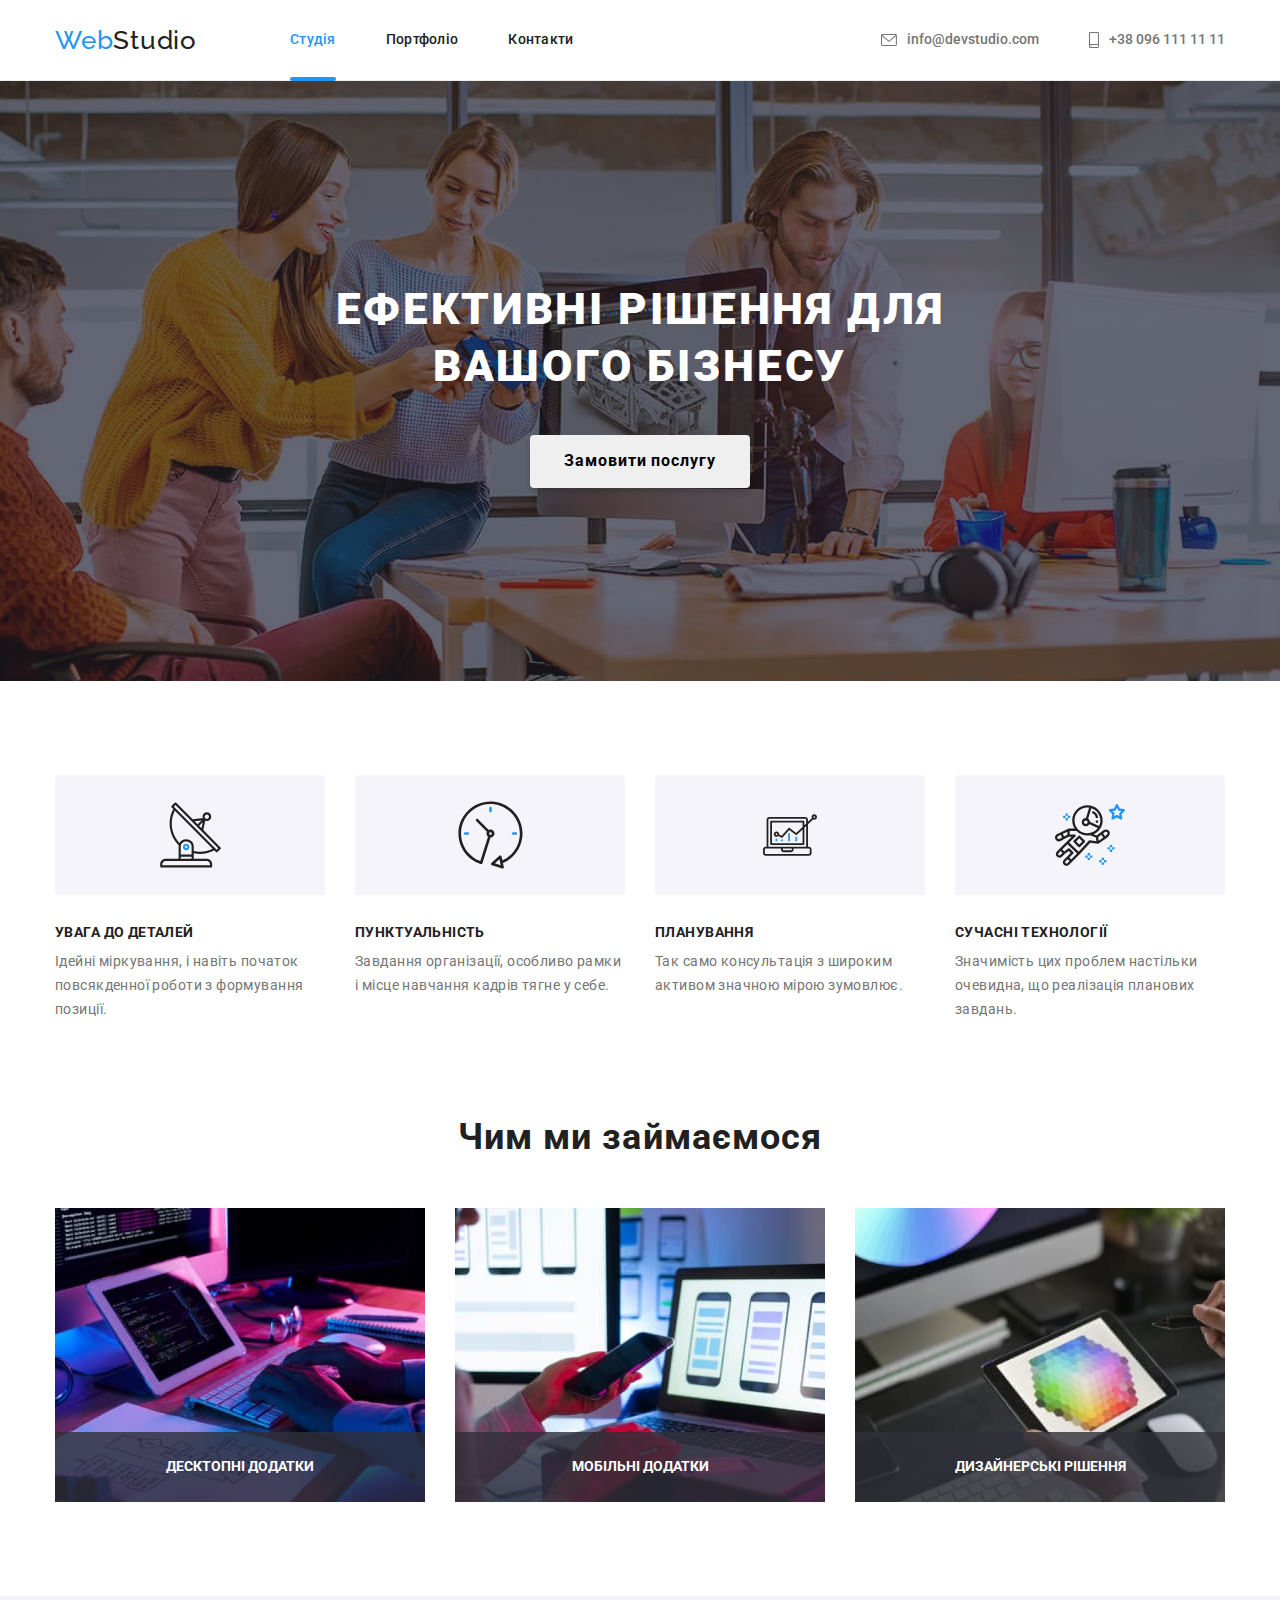
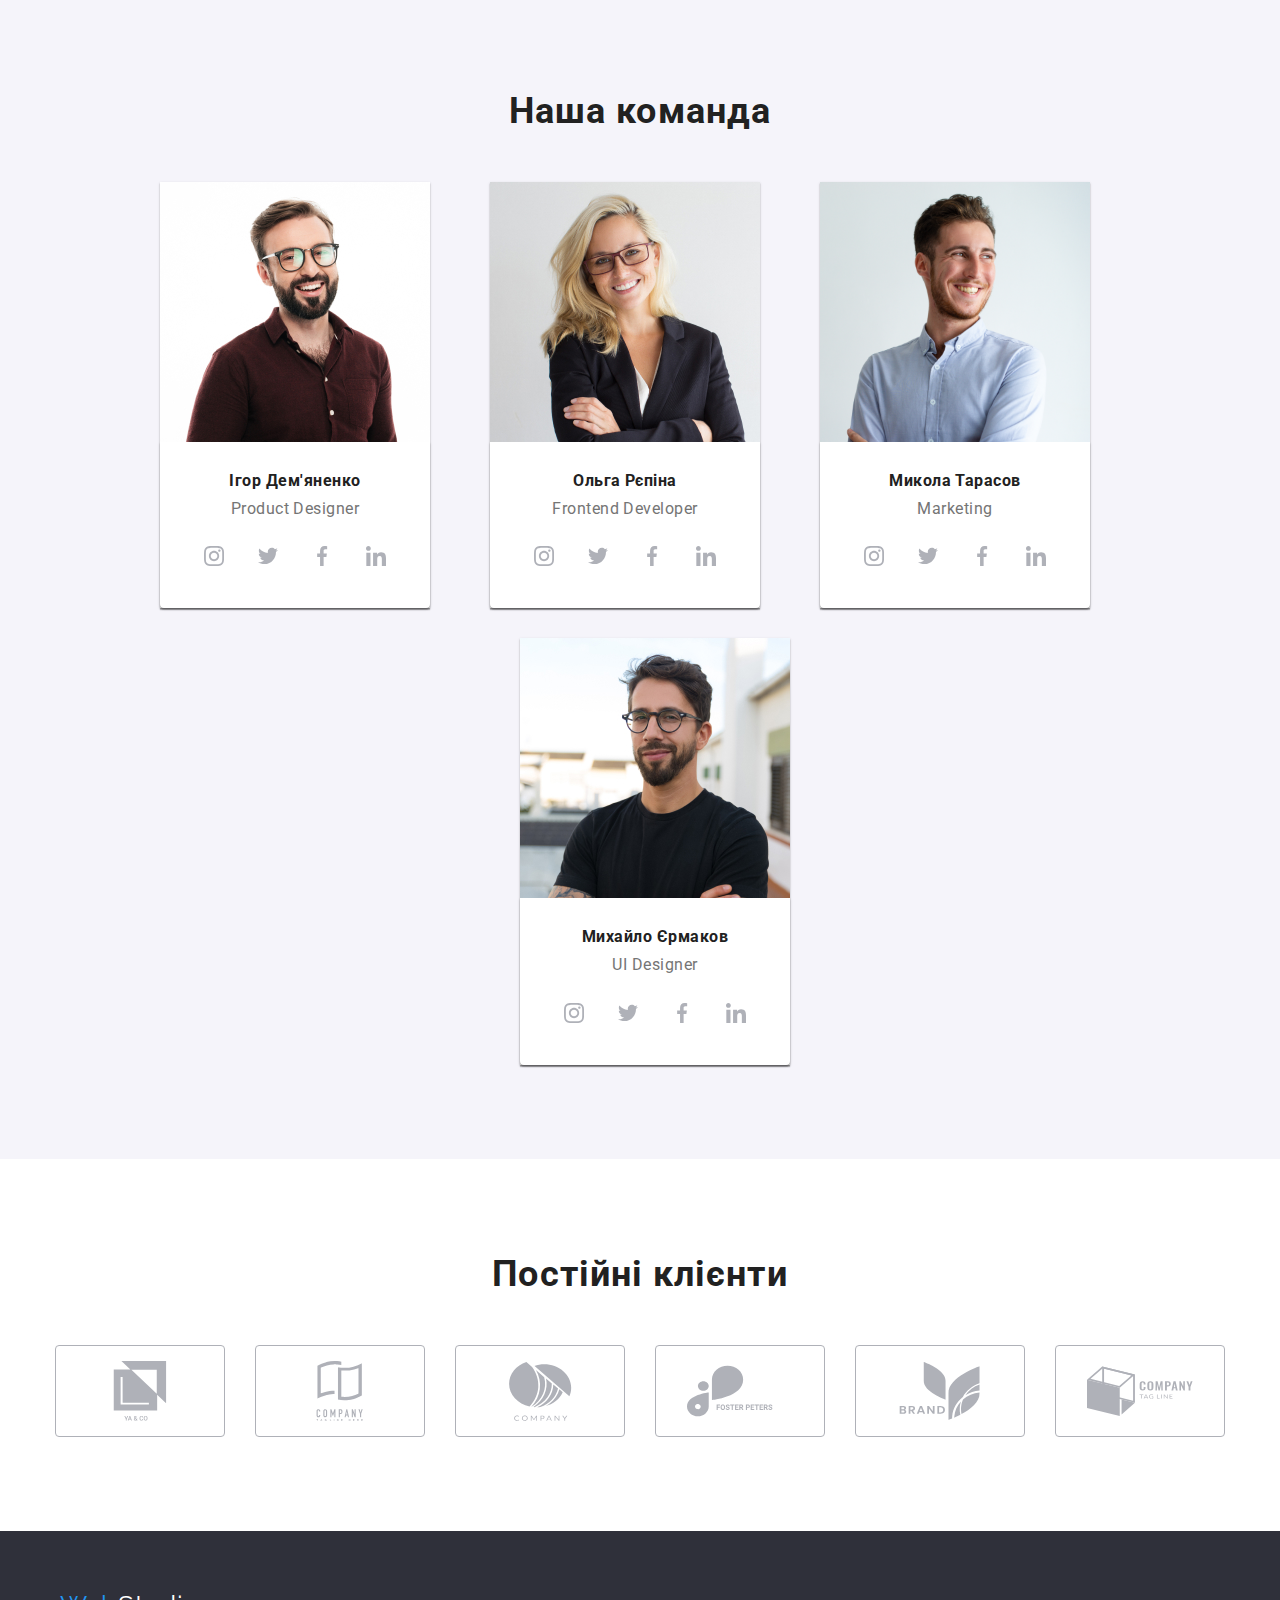
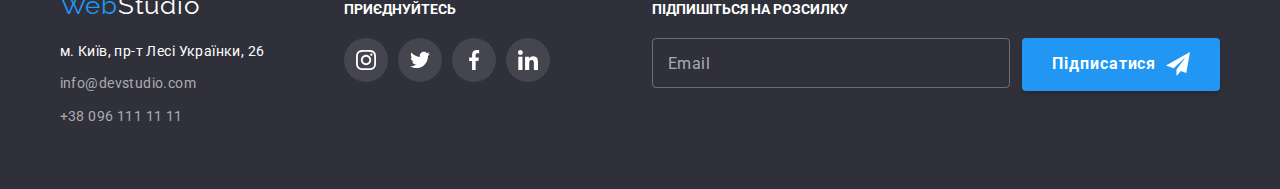
<file: index.html>
<!DOCTYPE html>
<html lang="uk">
  <head>
    <meta charset="UTF-8" />
    <meta http-equiv="X-UA-Compatible" content="IE=edge" />
    <meta name="viewport" content="width=device-width, initial-scale=1.0" />
    <title>WebStudio</title>
    <link rel="preconnect" href="https://fonts.googleapis.com" />
    <link rel="preconnect" href="https://fonts.gstatic.com" crossorigin />
    <link
      href="https://fonts.googleapis.com/css2?family=Raleway:wght@700&family=Roboto:wght@400;500;700;900&display=swap"
      rel="stylesheet"
    />
    <link
      rel="stylesheet"
      href="https://cdnjs.cloudflare.com/ajax/libs/modern-normalize/1.1.0/modern-normalize.min.css"
    />
    <link rel="stylesheet" href="./css/main.css" />
    <link rel="stylesheet" href="./css/styles.css" />
  </head>
  <body>
    <header class="page-header">
      <div class="container page-header-container">
        <nav class="main-nav">
          <a href="./index.html" class="link logo-header">
            Web<span class="accent">Studio</span></a
          >
          <ul class="list site-nav">
            <li class="link-menu">
              <a href="./index.html" class="current-page">Студія</a>
            </li>
            <li class="link-menu">
              <a href="./portfolio.html" class="not-current-page">Портфоліо</a>
            </li>
            <li class="link-menu">
              <a href="" class="not-current-page">Контакти</a>
            </li>
          </ul>
        </nav>

        <ul class="list contact">
          <li class="item">
            <a href="mailto:info@devstudio.com" class="contact-link">
              <svg
                class="icon-header"
                width="16"
                height="12"
                aria-label="пошта"
              >
                <use href="./images/symbol-defs.svg#icon-envelope"></use>
              </svg>
              info@devstudio.com
            </a>
          </li>
          <li class="item">
            <a href="tel:+380961111111" class="contact-link">
              <svg
                class="icon-header"
                width="10"
                height="16"
                aria-label="номер телефону"
              >
                <use href="./images/symbol-defs.svg#icon-smartphone"></use></svg
              >+38 096 111 11 11
            </a>
          </li>
        </ul>

        <button type="button" class="mobile-menu-btn" data-menu-open>
          <svg width="40" height="40" aria-label="меню">
            <use href="./images/symbol-defs.svg#icon-burger"></use>
          </svg>
        </button>
      </div>
      <div class="mobile-menu" data-menu>
        <div class="container mobile-menu__container">
          <button type="button" class="mobile-menu__close-btn" data-menu-close>
            <svg
              class="mobile-menu__close-icon"
              width="17"
              height="17"
              aria-label="хрестик"
            >
              <use
                class="mobile-menu__close-icon__animated"
                href="./images/symbol-defs.svg#icon-close-black"
              ></use>
            </svg>
          </button>
          <ul class="mobile-menu-nav">
            <li class="mobile-menu-nav__link">
              <a href="./index.html" class="current-page">Студія</a>
            </li>
            <li class="mobile-menu-nav__link">
              <a href="./portfolio.html" class="not-current-page">Портфоліо</a>
            </li>
            <li class="mobile-menu-nav__link">
              <a href="">Контакти</a>
            </li>
          </ul>

          <ul class="mobile-contacts">
            <li class="mobile-contacts__link__accent">
              <a href="tel:+380961111111" class=""> +38 096 111 11 11 </a>
            </li>
            <li class="mobile-contacts__link">
              <a href="mailto:info@devstudio.com" class="">
                info@devstudio.com
              </a>
            </li>
          </ul>
          <ul class="mobile-social-list">
            <li class="mobile-social-list__link">
              <a href="" class=""> Instagram </a>
            </li>
            <li class="mobile-social-list__link">
              <a href="" class=""> Twitter </a>
            </li>
            <li class="mobile-social-list__link">
              <a href="" class=""> Facebook </a>
            </li>
            <li class="mobile-social-list__link">
              <a href="" class=""> Linkdin </a>
            </li>
          </ul>
        </div>
      </div>
    </header>

    <main>
      <section class="hero section">
        <div class="container">
          <h1 class="main-heading">Ефективні рішення для вашого бізнесу</h1>
          <source
            srcset="
              ./images/background-phone        1x,
              ./images/background-phone@2x.jpg 2x
            "
            media="(min-width: 280px)"
          />

          <button type="button" class="button-hero" data-modal-open>
            Замовити послугу
          </button>
        </div>
      </section>

      <section class="section pecularities">
        <div class="container">
          <h2 hidden>Особливості</h2>
          <ul class="list feature-list">
            <li class="feature-list__item">
              <div class="feature-list__item__icon-pecularities">
                <svg width="65" height="70" aria-label="антенна">
                  <use href="./images/symbol-defs.svg#icon-antenna"></use>
                </svg>
              </div>
              <h3 class="uppercase-secondary-heading">Увага до деталей</h3>
              <p class="feature-list__item__description">
                Ідейні міркування, і навіть початок повсякденної роботи з
                формування позиції.
              </p>
            </li>
            <li class="feature-list__item">
              <div class="feature-list__item__icon-pecularities">
                <svg width="67" height="70" aria-label="годинник">
                  <use href="./images/symbol-defs.svg#icon-clock"></use>
                </svg>
              </div>
              <h3 class="uppercase-secondary-heading">Пунктуальність</h3>
              <p class="feature-list__item__description">
                Завдання організації, особливо рамки і місце навчання кадрів
                тягне у себе.
              </p>
            </li>
            <li class="feature-list__item">
              <div class="feature-list__item__icon-pecularities">
                <svg width="70" height="54" aria-label="графік">
                  <use href="./images/symbol-defs.svg#icon-diagram"></use>
                </svg>
              </div>
              <h3 class="uppercase-secondary-heading">Планування</h3>
              <p class="feature-list__item__description">
                Так само консультація з широким активом значною мірою зумовлює.
              </p>
            </li>
            <li class="feature-list__item">
              <div class="feature-list__item__icon-pecularities">
                <svg width="70" height="70" aria-label="астронавт">
                  <use href="./images/symbol-defs.svg#icon-astronaut"></use>
                </svg>
              </div>
              <h3 class="uppercase-secondary-heading">Сучасні технології</h3>
              <p class="feature-list__item__description">
                Значимість цих проблем настільки очевидна, що реалізація
                планових завдань.
              </p>
            </li>
          </ul>
        </div>
      </section>

      <section class="section list-services">
        <div class="container">
          <h2 class="sub-heading">Чим ми займаємося</h2>
          <ul class="list services">
            <li class="item services__example-image">
              <img
                src="./images/img_1.jpg"
                alt="Написання коду"
                height="260"
                width="370"
              />
              <div class="services__example">Десктопні додатки</div>
            </li>

            <li class="item services__example-image">
              <img
                src="./images/img_2.jpg"
                alt="Мобільна розробка"
                height="260"
                width="370"
              />
              <div class="services__example">Мобільні додатки</div>
            </li>
            <li class="item services__example-image">
              <img
                src="./images/img_3.jpg"
                alt="Дизайн"
                height="260"
                width="370"
              />
              <div class="services__example">Дизайнерські рішення</div>
            </li>
          </ul>
        </div>
      </section>

      <section class="section team">
        <div class="container">
          <h2 class="section-heading">Наша команда</h2>
          <ul class="list our-team">
            <li class="item">
              <picture>
                <source
                  srcset="
                    ./images/Ihor-desktop.jpg    1x,
                    ./images/Ihor-desktop@2x.jpg 2x
                  "
                  media="(min-width: 1200px)"
                  sizes="(min-width: 270px) 270px"
                />
                <source
                  srcset="
                    ./images/Ihor-tablet.jpg    1x,
                    ./images/Ihor-tablet@2x.jpg 2x
                  "
                  media="(min-width: 768px)"
                  sizes="(min-width: 354px) 354px"
                />
                <source
                  srcset="
                    ./images/Ihor-mobile.jpg    1x,
                    ./images/Ihor-mobile@2x.jpg 2x
                  "
                  media="(min-width: 280px)"
                  sizes="(min-width: 450px) 450px"
                />
                <img src="./images/img_4.jpg" alt="Ігор Дем'яненко" />
              </picture>
              <!-- <img
              src="./images/img_4.jpg"
              alt="Ігор Дем'яненко"
              height="260"
              width="270"
            /> -->
              <div class="team-card-content">
                <h3 class="secondary-heading">Ігор Дем'яненко</h3>
                <p lang="en" class="position">Product Designer</p>
                <ul class="social-list">
                  <li class="social-list-icon">
                    <a href="" class="social-link">
                      <svg
                        class="social-media-icon"
                        width="20"
                        height="20"
                        aria-label="логотип інстаграм"
                      >
                        <use
                          href="./images/symbol-defs.svg#icon-instagram"
                        ></use>
                      </svg>
                    </a>
                  </li>
                  <li class="social-list-icon">
                    <a href="" class="social-link">
                      <svg
                        class="social-media-icon"
                        width="20"
                        height="20"
                        aria-label="логотип твіттер"
                      >
                        <use href="./images/symbol-defs.svg#icon-twitter"></use>
                      </svg>
                    </a>
                  </li>
                  <li class="social-list-icon">
                    <a href="" class="social-link">
                      <svg
                        class="social-media-icon"
                        width="20"
                        height="20"
                        aria-label="логотип фейсбук"
                      >
                        <use
                          href="./images/symbol-defs.svg#icon-facebook"
                        ></use>
                      </svg>
                    </a>
                  </li>
                  <li class="social-list-icon">
                    <a href="" class="social-link">
                      <svg
                        class="social-media-icon"
                        width="20"
                        height="20"
                        aria-label="логотип лінкдін"
                      >
                        <use
                          href="./images/symbol-defs.svg#icon-linkedin"
                        ></use>
                      </svg>
                    </a>
                  </li>
                </ul>
              </div>
            </li>
            <li class="item">
              <picture>
                <source
                  srcset="
                    ./images/Olha-desktop.jpg    1x,
                    ./images/Olha-desktop@2x.jpg 2x
                  "
                  media="(min-width: 1200px)"
                  sizes="(min-width: 270px)"
                />
                <source
                  srcset="
                    ./images/Olha-tablet.jpg    1x,
                    ./images/Olha-tablet@2x.jpg 2x
                  "
                  media="(min-width: 768px)"
                  sizes="(min-width: 354px)"
                />
                <source
                  srcset="
                    ./images/Olha-mobile.jpg    1x,
                    ./images/Olha-mobile@2x.jpg 2x
                  "
                  media="(min-width: 280px)"
                  sizes="(min-width: 450px)"
                />
                <img src="./images/img_5.jpg" alt="Ольга Рєпіна" />
              </picture>
              <!-- <img
              src="./images/img_5.jpg"
              alt="Ольга Рєпіна"
              height="260"
              width="270"
            /> -->
              <div class="team-card-content">
                <h3 class="secondary-heading">Ольга Рєпіна</h3>
                <p lang="en" class="position">Frontend Developer</p>
                <ul class="social-list">
                  <li class="social-list-icon">
                    <a href="" class="social-link">
                      <svg
                        class="social-media-icon"
                        width="20"
                        height="20"
                        aria-label="логотип інстаграм"
                      >
                        <use
                          href="./images/symbol-defs.svg#icon-instagram"
                        ></use>
                      </svg>
                    </a>
                  </li>
                  <li class="social-list-icon">
                    <a href="" class="social-link">
                      <svg
                        class="social-media-icon"
                        width="20"
                        height="20"
                        aria-label="логотип твіттер"
                      >
                        <use href="./images/symbol-defs.svg#icon-twitter"></use>
                      </svg>
                    </a>
                  </li>
                  <li class="social-list-icon">
                    <a href="" class="social-link">
                      <svg
                        class="social-media-icon"
                        width="20"
                        height="20"
                        aria-label="логотип фейсбук"
                      >
                        <use
                          href="./images/symbol-defs.svg#icon-facebook"
                        ></use>
                      </svg>
                    </a>
                  </li>
                  <li class="social-list-icon">
                    <a href="" class="social-link">
                      <svg
                        class="social-media-icon"
                        width="20"
                        height="20"
                        aria-label="логотип лінкдін"
                      >
                        <use
                          href="./images/symbol-defs.svg#icon-linkedin"
                        ></use>
                      </svg>
                    </a>
                  </li>
                </ul>
              </div>
            </li>
            <li class="item">
              <picture>
                <source
                  srcset="
                    ./images/Mykola-desktop.jpg 1x,
                    ./images/Mykola-desktop.jpg 2x
                  "
                  media="(min-width: 1200px)"
                  sizes="(min-width: 270px)"
                />
                <source
                  srcset="
                    ./images/Mykola-tablet.jpg    1x,
                    ./images/Mykola-tablet@2x.jpg 2x
                  "
                  media="(min-width: 768px)"
                  sizes="(min-width: 354px)"
                />
                <source
                  srcset="
                    ./images/Mykola-mobile.jpg    1x,
                    ./images/Mykola-mobile@2x.jpg 2x
                  "
                  media="(min-width: 280px)"
                  sizes="(min-width: 450px)"
                />
                <img src="./images/img_6.jpg" alt="Микола Тарасов" />
              </picture>
              <!-- <img
              src="./images/img_6.jpg"
              alt="Микола Тарасов"
              height="260"
              width="270"
            /> -->
              <div class="team-card-content">
                <h3 class="secondary-heading">Микола Тарасов</h3>
                <p lang="en" class="position">Marketing</p>
                <ul class="social-list">
                  <li class="social-list-icon">
                    <a href="" class="social-link">
                      <svg
                        class="social-media-icon"
                        width="20"
                        height="20"
                        aria-label="логотип інстаграм"
                      >
                        <use
                          href="./images/symbol-defs.svg#icon-instagram"
                        ></use>
                      </svg>
                    </a>
                  </li>
                  <li class="social-list-icon">
                    <a href="" class="social-link">
                      <svg
                        class="social-media-icon"
                        width="20"
                        height="20"
                        aria-label="логотип твіттер"
                      >
                        <use href="./images/symbol-defs.svg#icon-twitter"></use>
                      </svg>
                    </a>
                  </li>
                  <li class="social-list-icon">
                    <a href="" class="social-link">
                      <svg
                        class="social-media-icon"
                        width="20"
                        height="20"
                        aria-label="логотип фейсбук"
                      >
                        <use
                          href="./images/symbol-defs.svg#icon-facebook"
                        ></use>
                      </svg>
                    </a>
                  </li>
                  <li class="social-list-icon">
                    <a href="" class="social-link">
                      <svg
                        class="social-media-icon"
                        width="20"
                        height="20"
                        aria-label="логотип лінкдін"
                      >
                        <use
                          href="./images/symbol-defs.svg#icon-linkedin"
                        ></use>
                      </svg>
                    </a>
                  </li>
                </ul>
              </div>
            </li>
            <li class="item">
              <picture>
                <source
                  srcset="
                    ./images/Mykhailo-desktop.jpg    1x,
                    ./images/Mykhailo-desktop@2x.jpg 2x
                  "
                  media="(min-width: 1200px)"
                  sizes="(min-width: 270px)"
                />
                <source
                  srcset="
                    ./images/Mykhailo-tablet.jpg    1x,
                    ./images/Mykhailo-tablet@2x.jpg 2x
                  "
                  media="(min-width: 768px)"
                  sizes="(min-width: 354px)"
                />
                <source
                  srcset="
                    ./images/Mykhailo-mobile.jpg    1x,
                    ./images/Mykhailo-mobile@2x.jpg 2x
                  "
                  media="(min-width: 280px)"
                  sizes="(min-width: 450px)"
                />
                <img src="./images/img_7.jpg" alt="Михайло Єрмаков" />
              </picture>
              <!-- <img
              src="./images/img_7.jpg"
              alt="Михайло Єрмаков"
              height="260"
              pe
              width="270"
            /> -->
              <div class="team-card-content">
                <h3 class="secondary-heading">Михайло Єрмаков</h3>
                <p lang="en" class="position">UI Designer</p>
                <ul class="social-list">
                  <li class="social-list-icon">
                    <a href="" class="social-link">
                      <svg
                        class="social-media-icon"
                        width="20"
                        height="20"
                        aria-label="логотип інстаграм"
                      >
                        <use
                          href="./images/symbol-defs.svg#icon-instagram"
                        ></use>
                      </svg>
                    </a>
                  </li>
                  <li class="social-list-icon">
                    <a href="" class="social-link">
                      <svg
                        class="social-media-icon"
                        width="20"
                        height="20"
                        aria-label="логотип твіттер"
                      >
                        <use href="./images/symbol-defs.svg#icon-twitter"></use>
                      </svg>
                    </a>
                  </li>
                  <li class="social-list-icon">
                    <a href="" class="social-link">
                      <svg
                        class="social-media-icon"
                        width="20"
                        height="20"
                        aria-label="логотип фейсбук"
                      >
                        <use
                          href="./images/symbol-defs.svg#icon-facebook"
                        ></use>
                      </svg>
                    </a>
                  </li>
                  <li class="social-list-icon">
                    <a href="" class="social-link">
                      <svg
                        class="social-media-icon"
                        width="20"
                        height="20"
                        aria-label="логотип лінкдін"
                      >
                        <use
                          href="./images/symbol-defs.svg#icon-linkedin"
                        ></use>
                      </svg>
                    </a>
                  </li>
                </ul>
              </div>
            </li>
          </ul>
        </div>
      </section>

      <section class="clients">
        <div class="container">
          <h2 class="section-heading">Постійні клієнти</h2>
          <ul class="clients-full-list">
            <li class="clients-list">
              <a href="" class="client">
                <svg
                  class="clients-list-icon"
                  width="106"
                  height="60"
                  aria-label="логотип лінкдін"
                >
                  <use href="./images/symbol-defs.svg#icon-client-1"></use>
                </svg>
              </a>
            </li>
            <li class="clients-list">
              <a href="" class="client">
                <svg
                  class="clients-list-icon"
                  width="106"
                  height="60"
                  aria-label="логотип лінкдін"
                >
                  <use href="./images/symbol-defs.svg#icon-client-2"></use>
                </svg>
              </a>
            </li>
            <li class="clients-list">
              <a href="" class="client">
                <svg
                  class="clients-list-icon"
                  width="106"
                  height="60"
                  aria-label="логотип лінкдін"
                >
                  <use href="./images/symbol-defs.svg#icon-client-3"></use>
                </svg>
              </a>
            </li>
            <li class="clients-list">
              <a href="" class="client">
                <svg
                  class="clients-list-icon"
                  width="106"
                  height="60"
                  aria-label="логотип лінкдін"
                >
                  <use href="./images/symbol-defs.svg#icon-client-4"></use>
                </svg>
              </a>
            </li>
            <li class="clients-list">
              <a href="" class="client">
                <svg
                  class="clients-list-icon"
                  width="106"
                  height="60"
                  aria-label="логотип лінкдін"
                >
                  <use href="./images/symbol-defs.svg#icon-client-5"></use>
                </svg>
              </a>
            </li>
            <li class="clients-list">
              <a href="" class="client">
                <svg
                  class="clients-list-icon"
                  width="106"
                  height="60"
                  aria-label="логотип лінкдін"
                >
                  <use href="./images/symbol-defs.svg#icon-client-6"></use>
                </svg>
              </a>
            </li>
          </ul>
        </div>
      </section>
    </main>
    <footer>
      <div class="container footer-container">
        <div class="footer-container-styled">
          <a href="./index.html" class="logo-footer">Web<span>Studio</span></a>
          <address>
            <p>м. Київ, пр-т Лесі Українки, 26</p>
            <ul class="list-footer">
              <li class="address-item">
                <a href="mailto:info@devstudio.com" class="contacts-footer"
                  >info@devstudio.com</a
                >
              </li>
              <li class="address-item">
                <a href="tel:+380961111111" class="contacts-footer"
                  >+38 096 111 11 11</a
                >
              </li>
            </ul>
          </address>
        </div>
        <div class="social-links-styled">
          <p class="follow-us">Приєднуйтесь</p>
          <ul class="social-list">
            <li class="social-list-icon">
              <a href="" class="footer-social-link">
                <svg
                  class="footer-social-media-icon"
                  width="20"
                  height="20"
                  aria-label="логотип інстаграм"
                >
                  <use href="./images/symbol-defs.svg#icon-instagram"></use>
                </svg>
              </a>
            </li>
            <li class="social-list-icon">
              <a href="" class="footer-social-link">
                <svg
                  class="footer-social-media-icon"
                  width="20"
                  height="20"
                  aria-label="логотип твіттер"
                >
                  <use href="./images/symbol-defs.svg#icon-twitter"></use>
                </svg>
              </a>
            </li>
            <li class="social-list-icon">
              <a href="" class="footer-social-link">
                <svg
                  class="footer-social-media-icon"
                  width="20"
                  height="20"
                  aria-label="логотип фейсбук"
                >
                  <use href="./images/symbol-defs.svg#icon-facebook"></use>
                </svg>
              </a>
            </li>
            <li class="social-list-icon">
              <a href="" class="footer-social-link">
                <svg
                  class="footer-social-media-icon"
                  width="20"
                  height="20"
                  aria-label="логотип лінкдін"
                >
                  <use href="./images/symbol-defs.svg#icon-linkedin"></use>
                </svg>
              </a>
            </li>
          </ul>
        </div>
        <div class="newsletter-tablet">
          <form class="newsletter">
            <p class="follow-us-footer">Підпишіться на розсилку</p>
            <span class="follow-us-form-wrapper">
              <input
                type="email"
                name="user_email"
                class="newsletter-input"
                placeholder="Email"
              />
              <button type="submit" class="submit-button">
                Підписатися
                <svg
                  class="newsletter-form-icon"
                  width="24"
                  height="24"
                  aria-label="підпишись"
                >
                  <use href="./images/symbol-defs.svg#icon-send"></use>
                </svg>
              </button>
            </span>
          </form>
        </div>
      </div>
    </footer>
    <div class="backdrop is-hidden" data-modal>
      <div class="modal">
        <button type="button" class="modal-close-button" data-modal-close>
          <svg
            class="modal-close-icon"
            width="17"
            height="17"
            aria-label="хрестик"
          >
            <use
              class="modal-close-icon-animated"
              href="./images/symbol-defs.svg#icon-close-black"
            ></use>
          </svg>
        </button>
        <form class="call-back-form">
          <p class="form-heading">Залиште свої дані, ми вам передзвонимо</p>
          <label class="modal-form-input">
            <span class="modal-form-input-desc">Ім’я</span>
            <span class="modal-form-input-wrapper">
              <input
                type="text"
                name="user_name"
                class="call-back-form-input"
                required
              />
              <svg
                class="icon-modal-form"
                width="18"
                height="18"
                aria-label="користувач"
              >
                <use href="./images/symbol-defs.svg#icon-person"></use>
              </svg>
            </span>
          </label>
          <label class="modal-form-input">
            <span class="modal-form-input-desc">Телефон</span>
            <span class="modal-form-input-wrapper">
              <input
                type="tel"
                name="user_telephone"
                class="call-back-form-input"
                required
              />
              <svg
                class="icon-modal-form"
                width="18"
                height="18"
                aria-label="телефон"
              >
                <use href="./images/symbol-defs.svg#icon-phone"></use>
              </svg>
            </span>
          </label>
          <label class="modal-form-input">
            <span class="modal-form-input-desc">Пошта</span>
            <span class="modal-form-input-wrapper">
              <input
                type="email"
                name="user_email"
                class="call-back-form-input"
                required
              />
              <svg
                class="icon-modal-form"
                width="18"
                height="18"
                aria-label="пошта"
              >
                <use href="./images/symbol-defs.svg#icon-email"></use>
              </svg>
            </span>
          </label>
          <label class="modal-form-input">
            <span class="modal-form-input-desc">Коментар</span>
            <textarea
              name="user_comment"
              id="comment"
              placeholder="Введіть текст"
              class="comment-textarea"
            ></textarea>
          </label>
          <label class="modal-form-checkbox-wrapper">
            <input
              type="checkbox"
              class="modal-form-checkbox"
              name="user_policy"
            />
            <svg
              class="modal-form-own-checkbox"
              width="16"
              height="16"
              aria-label="згода"
            >
              <use
                class="modal-form-own-checkbox-icon"
                href="./images/symbol-defs.svg#icon-check"
              ></use>
            </svg>
            Погоджуюся з розсилкою та приймаю&nbsp
            <a href="" class="terms">Умови договору</a>
          </label>
          <button type="submit" class="button-modal">Відправити</button>
        </form>
      </div>
    </div>
    <script src="./js/mobile-menu.js"></script>
    <script src="./js/modal.js"></script>
  </body>
</html>
</file>
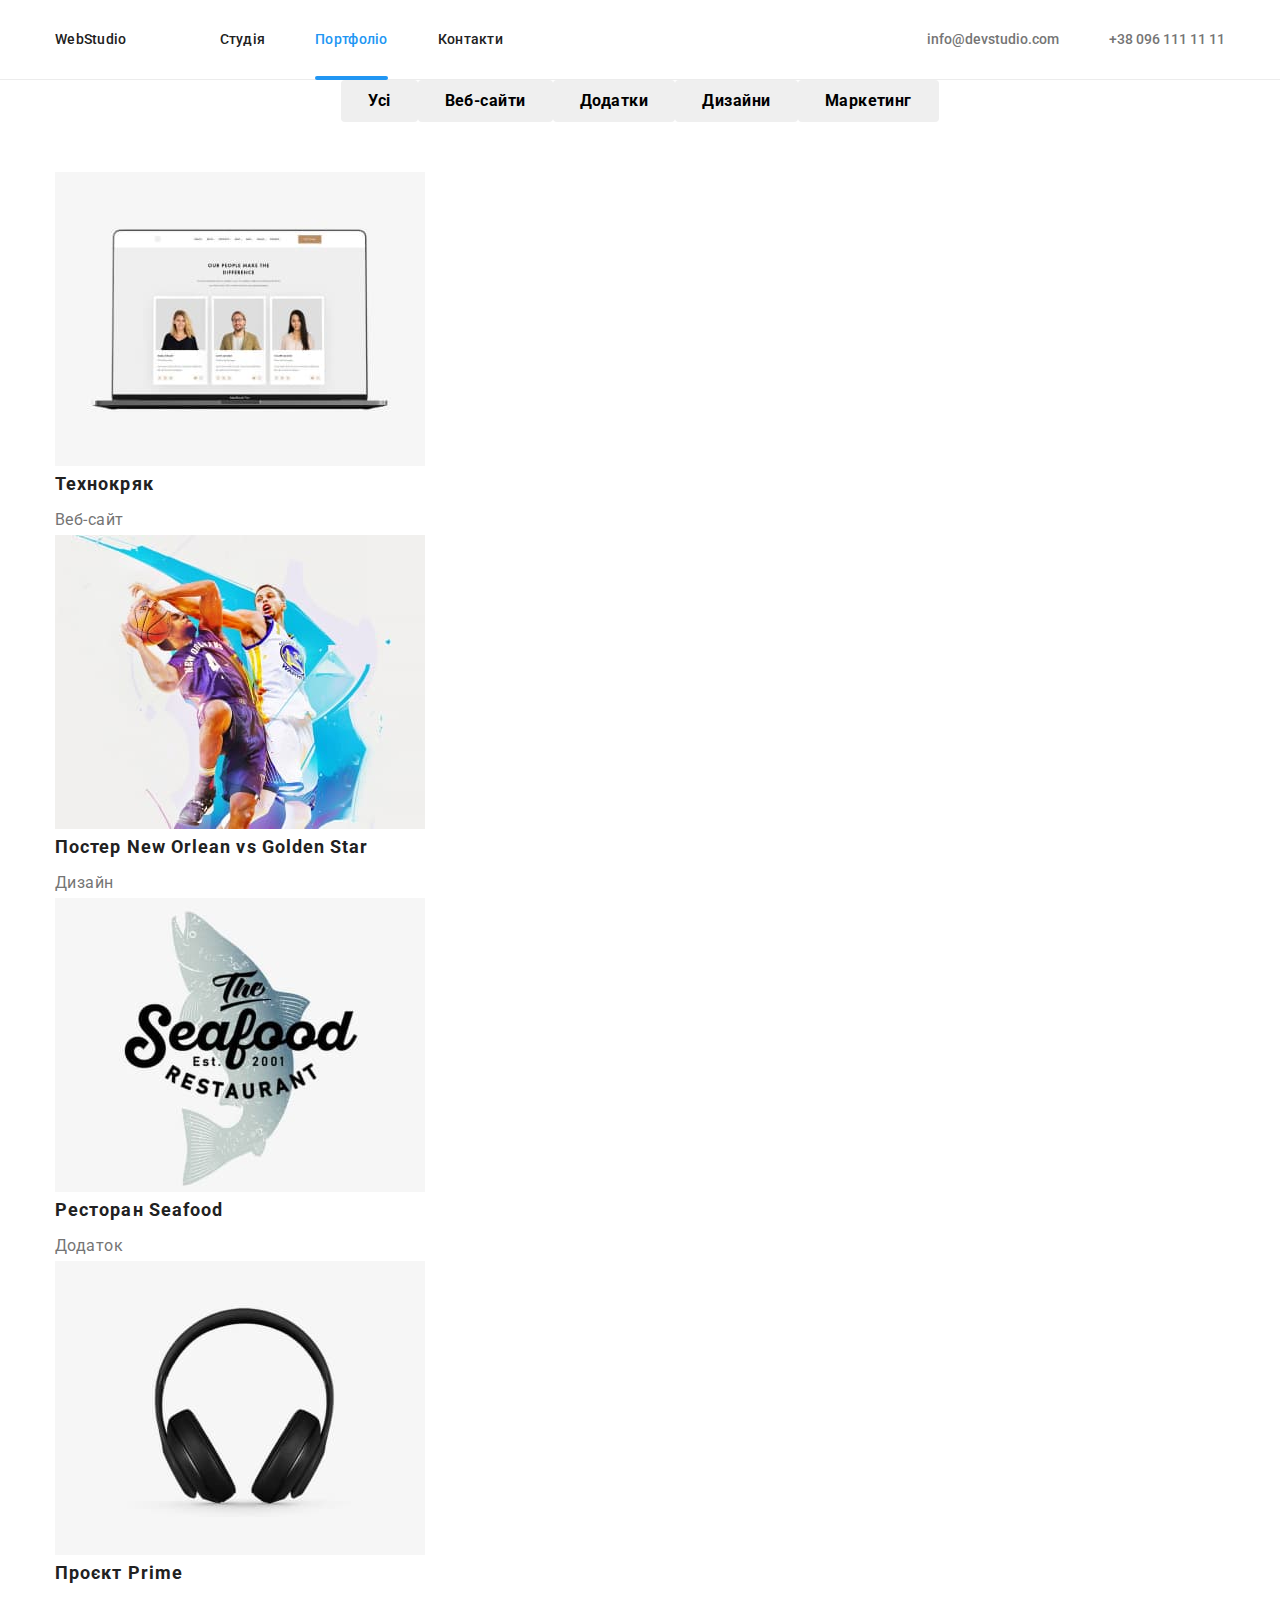
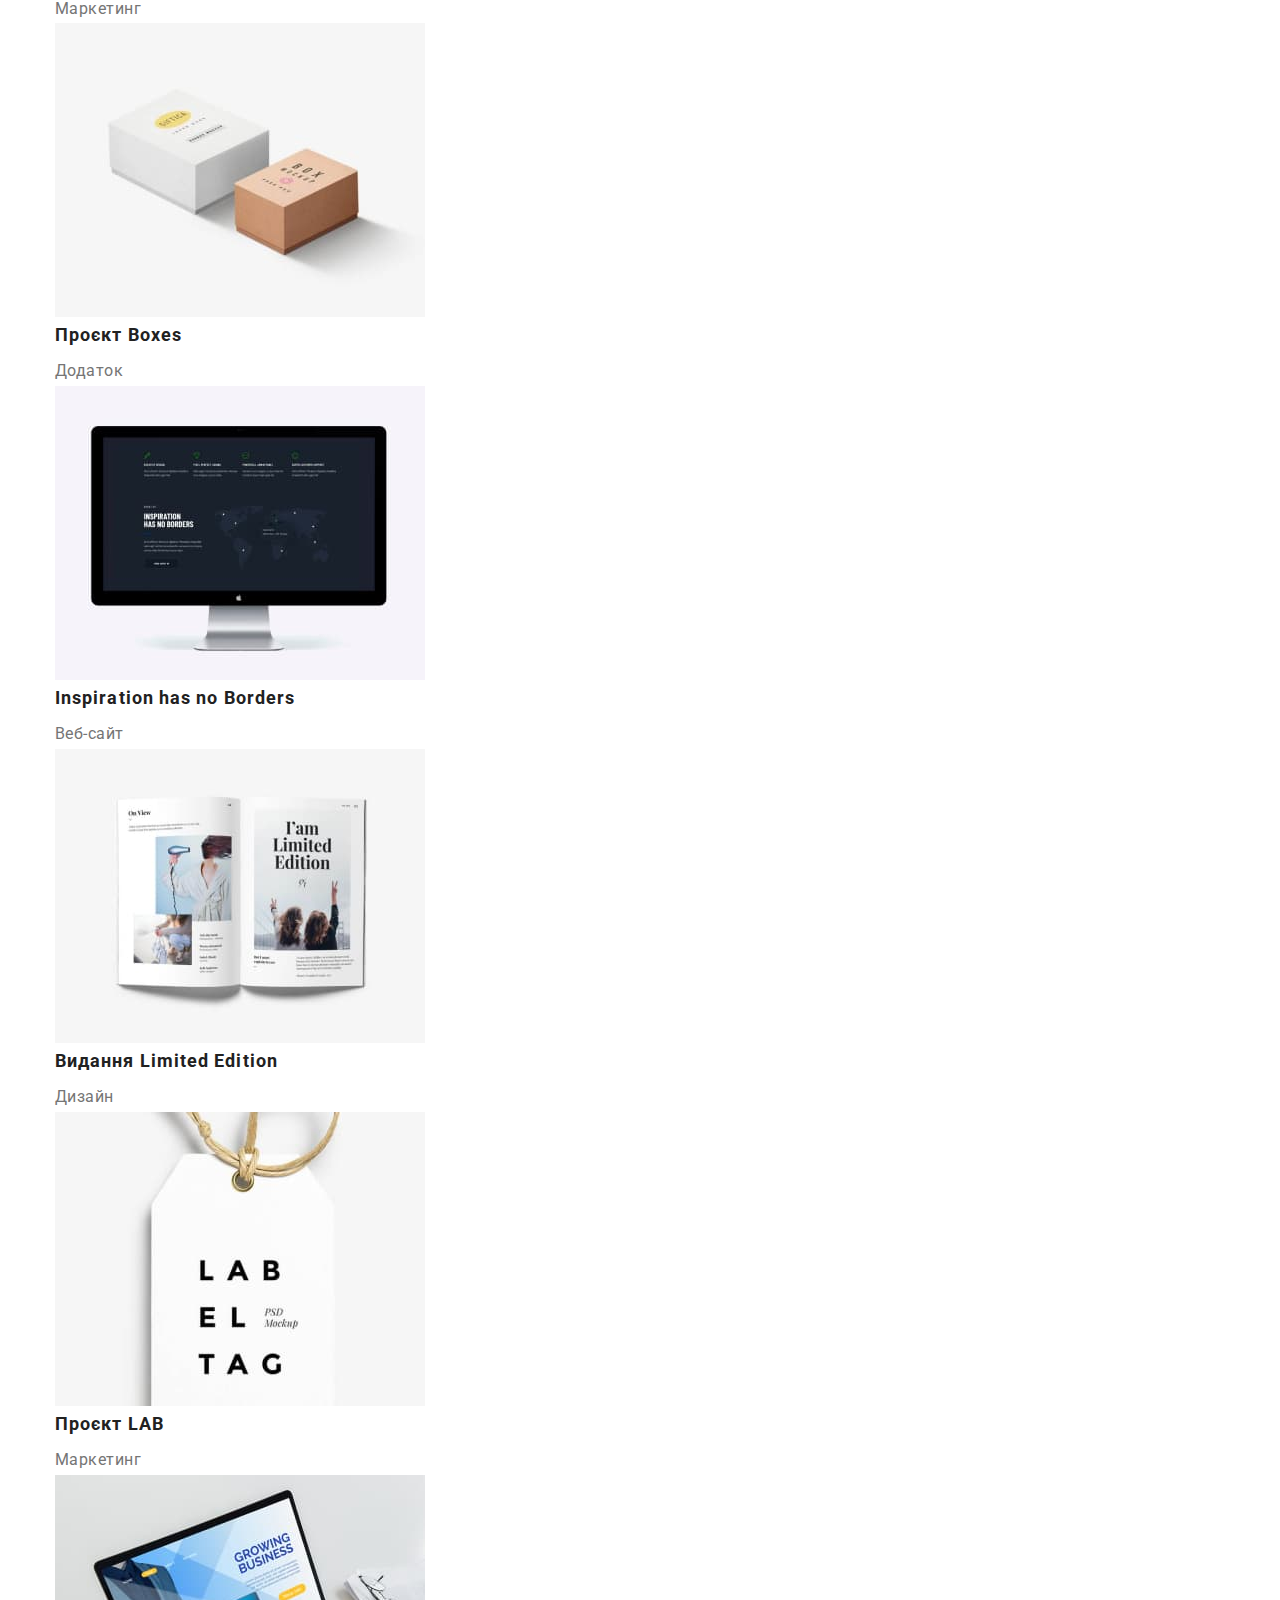
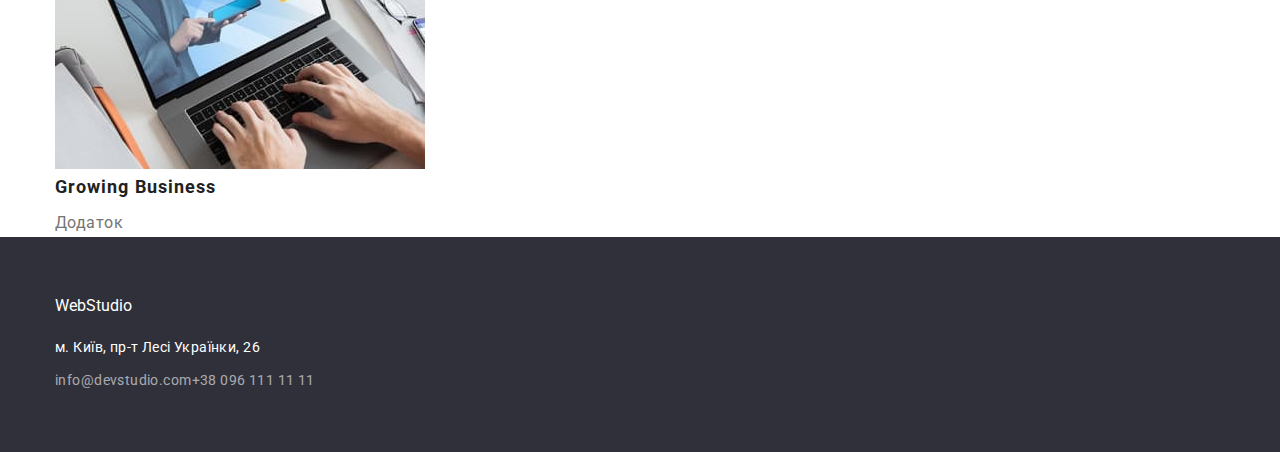
<file: portfolio.html>
<!DOCTYPE html>
<html lang="uk">
  <head>
    <meta charset="UTF-8" />
    <meta http-equiv="X-UA-Compatible" content="IE=edge" />
    <meta name="viewport" content="width=device-width, initial-scale=1.0" />
    <title>Portfolio</title>
    <link rel="preconnect" href="https://fonts.googleapis.com" />
    <link rel="preconnect" href="https://fonts.gstatic.com" crossorigin />
    <link
      href="https://fonts.googleapis.com/css2?family=Raleway:wght@700&family=Roboto:wght@400;500;700;900&display=swap"
      rel="stylesheet"
    />
    <link
      rel="stylesheet"
      href="https://cdnjs.cloudflare.com/ajax/libs/modern-normalize/1.1.0/modern-normalize.min.css"
    />
    <link rel="stylesheet" href="./css/styles.css" />
  </head>
  <body>
    <header>
      <div class="container main-nav">
      <nav class="main-nav">
        <a href="./index.html" class="link logo">
          <a href="./index.html" class="link logo">Web<span class="accent">Studio</span></a>
        <ul class="list site-nav">
          <li class="link-menu"><a href="./index.html" class="not-current-page">Студія</a></li>
          <li class="link-menu"><a href="./portfolio.html" class="current-page">Портфоліо</a>
          </li>
          <li class="link-menu"><a href="" class="not-current-page">Контакти</a></li>
        </ul>
      </nav>
      <ul class="list contact">
        <li class="item">
          <a href="mailto:info@devstudio.com" class="contact-link"
            >info@devstudio.com</a
          >
        </li>
        <li class="item">
          <a href="tel:+380961111111" class="contact-link">+38 096 111 11 11</a>
        </li>
      </ul>
      </div>
    </header>
    <main>
      <section class="section">
        <div class="container">
        <h1 hidden>Наші роботи</h1>
         <ul class="sorting">
          <li>
          <button type="button" class="styled">Усі</button>
          </li>
          <li>
          <button type="button" class="styled">Веб-сайти</button>
          </li>
          <li>
          <button type="button" class="styled">Додатки</button>
          </li>
          <li>
          <button type="button" class="styled">Дизайни</button>
          </li>
          <li>
          <button type="button" class="styled">Маркетинг</button>
          </li>
        </ul>
      
        <ul class="examples">
          <li class="card">
            <a href="">
              <img
                src="./images/img_9.jpg"
                alt="Технокряк"
                width="370"
              />
              <h3 class="card-names">Технокряк</h3>
              <p class="type">Веб-сайт</p>
            </a>
          </li>
          <li class="card">
            <a href="">
              <img
                src="./images/img_10.jpg"
                alt="Постер New Orlean vs Golden Star"
                width="370"
              />
              <h3 class="card-names">
                Постер <span lang="en">New Orlean vs Golden Star</span>
              </h3>
              <p class="type">Дизайн</p>
            </a>
          </li>
          <li class="card">
            <a href="">
              <img
                src="./images/img_11.jpg"
                alt="Ресторан Seafood"
                width="370"
              />
              <h3 class="card-names">
                Ресторан <span lang="en">Seafood</span>
              </h3>
              <p class="type">Додаток</p>
            </a>
          </li>
          <li class="card">
            <a href="">
              <img
                src="./images/img_12.jpg"
                alt="Проєкт Prime"
                width="370"
              />
              <h3 class="card-names">Проєкт <span lang="en">Prime</span></h3>
              <p class="type">Маркетинг</p>
            </a>
          </li>
          <li class="card">
            <a href="">
              <img
                src="./images/img_13.jpg"
                alt="Проєкт Boxes"
                width="370"
              />
              <h3 class="card-names">Проєкт <span lang="en">Boxes</span></h3>
              <p class="type">Додаток</p>
            </a>
          </li>
          <li class="card">
            <a href="">
              <img
                src="./images/img_14.jpg"
                alt="Inspiration has no Borders"
                width="370"
              />
              <h3 lang="en" class="card-names">Inspiration has no Borders</h3>
              <p class="type">Веб-сайт</p>
            </a>
          </li>
          <li class="card">
            <a href="">
              <img
                src="./images/img_15.jpg"
                alt="Видання Limited Edition"
                width="370"
              />
              <h3 class="card-names">
                Видання <span lang="en">Limited Edition</span>
              </h3>
              <p class="type">Дизайн</p>
            </a>
          </li>
          <li class="card">
            <a href="">
              <img
                src="./images/img_16.jpg"
                alt="Проєкт LAB"
                width="370"
              />
              <h3 class="card-names">Проєкт <span lang="en">LAB</span></h3>
              <p class="type">Маркетинг</p>
            </a>
          </li>
          <li class="card">
            <a href="">
              <img
                src="./images/img_17.jpg"
                alt="Growing Business"
                width="370"
              />
              <h3 lang="en" class="card-names">Growing Business</h3>
              <p class="type">Додаток</p>
            </a>
          </li>
        </ul>
        </div>
      </section>
    </main>
    <footer>
      <div class="container">
      <a href="./index.html" class="link logo">Web<span>Studio</span></a>
      <address>
        <p>м. Київ, пр-т Лесі Українки, 26</p>
        <ul class="list">
          <li>
            <a href="mailto:info@devstudio.com" class="contacts-footer"
              >info@devstudio.com</a
            >
          </li>
          <li>
            <a href="tel:+380961111111" class="contacts-footer"
              >+38 096 111 11 11</a
            >
          </li>
        </ul>
      </address>
      </div>
    </footer>
  </body>
</html>
</file>
<file: css/main.css>
@charset "UTF-8";
:root {
  --text-color: #212121;
  --accent-color: #2196F3;
  --background-color: #2F303A;
  --secondary-background-color: #F5F4FA;
  --secondary-text-color: #757575;
  --icon-color-grey: #AFB1B8;
  --transition-dur-and-func: 250ms cubic-bezier(0.4, 0, 0.2, 1) ;
}

h1,
h2,
h3,
p,
ul {
  margin-top: 0;
  margin-bottom: 0;
}

li,
a {
  text-decoration: none;
}

ul {
  padding: 0;
  list-style-type: none;
}

.list {
  display: flex;
}

.footer-container-styled .logo-footer, .logo-header {
  font-family: "Raleway", sans-serif;
  color: var(--accent-color);
  font-size: 26px;
  line-height: 1.1;
  letter-spacing: 0.03em;
}
.footer-container-styled .logo-footer:hover, .logo-header:hover {
  color: var(--accent-color);
}

.button-hero, .submit-button, .button-modal {
  font-family: inherit;
  font-size: 16px;
  font-weight: 700;
  line-height: 1.8;
  letter-spacing: 0.06em;
  border-radius: 4px;
  border-color: transparent;
  box-shadow: 0px 4px 4px rgba(0, 0, 0, 0.15);
  margin-top: 40px;
  transition: background-color var(--transition-dur-and-func), color var(--transition-dur-and-func);
}

body {
  font-family: "Roboto", sans-serif;
  background-color: #ffffff;
  color: #212121;
}

li,
a,
.contact-link {
  text-decoration: none;
}

.container {
  padding-left: 15px;
  padding-right: 15px;
}

@media screen and (min-width: 320px) {
  .container {
    width: 320px;
    margin-left: auto;
    margin-right: auto;
  }
}
@media screen and (min-width: 480px) {
  .container {
    width: 480px;
    margin-left: auto;
    margin-right: auto;
  }
}
@media screen and (min-width: 768px) {
  .container {
    width: 768px;
  }
}
@media screen and (min-width: 1200px) {
  .container {
    width: 1200px;
  }
}
.main-section {
  padding-bottom: 94px;
  padding-top: 94px;
}

@media screen and (max-width: 767px) {
  .mobile-menu {
    position: fixed;
    top: 0;
    left: 0;
    z-index: 1000;
    width: 100%;
    height: 100%;
    background-color: #FFFFFF;
    opacity: 0;
    visibility: hidden;
    pointer-events: none;
    transition: opacity var(--transition-dur-and-func), visibility var(--transition-dur-and-func);
  }
  .mobile-menu.is-open {
    opacity: 1;
    visibility: visible;
    pointer-events: auto;
  }
  .mobile-menu__container {
    height: 100%;
    display: flex;
    flex-direction: column;
    position: relative;
    padding-top: 48px;
    padding-left: 40px;
  }
  .mobile-menu__close-btn {
    position: absolute;
    top: 10px;
    right: 15px;
    border: none;
    fill: #212121;
    background: transparent;
    padding: 0;
    line-height: 0;
  }
  .mobile-menu__close-btn:hover, .mobile-menu__close-btn:focus {
    fill: var(--accent-color);
  }
  .mobile-menu-nav__link {
    margin-bottom: 32px;
    font-weight: 500;
    font-size: 40px;
    line-height: 1.11;
    letter-spacing: 0.02em;
    color: #212121;
    transition: color var(--transition-dur-and-func);
  }
  .mobile-menu-nav__link:hover, .mobile-menu-nav__link:focus {
    color: var(--accent-color);
  }
  .mobile-menu-nav {
    margin-bottom: auto;
  }
  .mobile-contacts__link__accent {
    margin-bottom: 32px;
    color: var(--accent-color);
    font-weight: 500;
    font-size: 34px;
    line-height: 1.18;
    letter-spacing: 0.02em;
    text-decoration: none;
  }
  .mobile-contacts__link {
    color: #757575;
    font-weight: 500;
    font-size: 24px;
    line-height: 28px;
    letter-spacing: 0.02em;
  }
  .mobile-contacts {
    margin-bottom: 64px;
  }
  .mobile-social-list {
    display: flex;
  }
  .mobile-social-list__link {
    position: relative;
    margin-right: 20px;
    font-weight: 500;
    font-size: 18px;
    line-height: 1.2;
    color: var(--accent-color);
  }
  .mobile-social-list__link::after {
    content: " ";
    padding-left: 10px;
    padding-right: 10px;
    border-left: 1px solid rgba(33, 33, 33, 0.2);
  }
}
@media screen and (min-width: 768px) {
  .mobile-menu {
    display: none;
  }
}
.accent {
  color: var(--text-color);
}

@media screen and (max-width: 786px) {
  .page-header {
    padding-top: 10px;
    padding-bottom: 10px;
  }
}
@media screen and (max-width: 786px) and (max-width: 786px) {
  .site-nav {
    display: none;
  }
}
@media screen and (max-width: 786px) {
  .contact {
    display: none;
  }
}
@media screen and (max-width: 786px) {
  .page-header-container {
    display: flex;
    justify-content: space-between;
    align-items: center;
  }
}
@media screen and (max-width: 786px) {
  .mobile-menu-btn {
    border: none;
    background-color: transparent;
    padding-top: 0;
    line-height: 0;
  }
}
@media screen and (max-width: 786px) {
  .current-page {
    color: var(--accent-color);
  }
}
@media screen and (max-width: 786px) {
  .not-current-page {
    color: var(--text-color);
  }
}
@media screen and (max-width: 786px) {
  header {
    border-bottom: 1px solid #ececec;
  }
}
@media screen and (min-width: 786px) {
  .mobile-menu-btn {
    display: none;
  }
  .contact {
    display: block;
  }
}
.main-nav {
  display: flex;
  align-items: center;
}

.logo-header {
  text-decoration: none;
  padding-bottom: 25px;
  padding-top: 25px;
  color: var(--accent-color);
}

.icon-header {
  fill: currentColor;
  margin-right: 10px;
}
.icon-header:hover {
  fill: var(--accent-color);
  transition-timing-function: var(--transition-dur-and-func);
}

nav {
  font-weight: 500;
  font-size: 14px;
  line-height: 1.1;
  letter-spacing: 0.02em;
}

.link-menu {
  position: relative;
  margin-right: 50px;
}

.site-nav {
  margin-left: 93px;
}

.contact {
  margin-left: auto;
}

.page-header-container {
  display: flex;
  align-items: center;
}

.contact-link {
  display: flex;
  color: var(--secondary-text-color);
  font-size: 14px;
  font-weight: 500;
  line-height: 1.1;
  transition: color var(--transition-dur-and-func);
}
.contact-link:hover, .contact-link:focus {
  color: var(--accent-color);
}

.contact .item + .item {
  margin-top: 10px;
}

.contact .item {
  margin-left: auto;
}

.link a {
  font-size: 14px;
  line-height: 1.1;
  letter-spacing: 0.02em;
}

.link a:hover {
  color: var(--accent-color);
}

@media screen and (min-width: 1200px) {
  .current-page {
    color: var(--accent-color);
  }
  .current-page:hover, .current-page:focus {
    color: var(--accent-color);
  }
  .current-page::after {
    content: " ";
    position: absolute;
    bottom: -4%;
    left: 0;
    width: 100%;
    height: 4px;
    background: var(--accent-color);
    border-radius: 2px;
  }
  .not-current-page {
    color: var(--text-color);
  }
  .not-current-page:hover, .not-current-page:focus {
    color: var(--accent-color);
  }
  .current-page,
.not-current-page {
    display: block;
    padding-top: 30px;
    padding-bottom: 30px;
    transition: color var(--transition-dur-and-func);
  }
  .contact {
    margin-left: auto;
    display: flex;
  }
  .contact .item + .item {
    margin-left: 50px;
  }
  .contact .item + .item {
    margin-top: 0px;
  }
}
.backdrop {
  position: fixed;
  top: 0;
  left: 0;
  width: 100%;
  height: 100%;
  z-index: 10;
  background-color: rgba(47, 48, 58, 0.4);
  transition: opacity 500ms, visibility 500ms;
  overflow-y: scroll;
}
@media screen and (max-width: 480px) {
  .backdrop {
    padding-top: 93px;
    padding-bottom: 93px;
    padding-left: 15px;
    padding-right: 15px;
  }
}
@media screen and (max-width: 678px) {
  .backdrop {
    padding-top: 208px;
    padding-bottom: 208px;
    padding-left: 159px;
    padding-right: 159px;
  }
}

.backdrop.is-hidden {
  opacity: 0;
  visibility: hidden;
  pointer-events: none;
}

.modal {
  position: absolute;
  top: 50%;
  left: 50%;
  transform: translate(-50%, -50%);
  background-color: #ffffff;
  min-width: 528px;
  min-height: 580px;
  padding: 40px;
  box-shadow: 0px 1px 3px rgba(0, 0, 0, 0.12), 0px 1px 1px rgba(0, 0, 0, 0.14), 0px 2px 1px rgba(0, 0, 0, 0.2);
  border-radius: 4px;
}

.modal-close-button {
  position: absolute;
  top: 8px;
  right: 8px;
  display: flex;
  justify-content: center;
  align-items: center;
  width: 40px;
  height: 40px;
  padding: 0px;
  background-color: transparent;
  border: 1px solid rgba(0, 0, 0, 0.1);
  border-radius: 50px;
  transition: border-color var(--transition-dur-and-func);
}
.modal-close-button:hover, .modal-close-button:focus {
  border-color: var(--accent-color);
}

.modal-close-icon-animated {
  transition: fill var(--transition-dur-and-func);
}
.modal-close-button:hover .modal-close-icon-animated, .modal-close-button:focus .modal-close-icon-animated {
  fill: var(--accent-color);
}

@media screen and (min-width: 786px) {
  .modal {
    position: absolute;
    top: 50%;
    left: 50%;
    transform: translate(-50%, -50%);
    max-width: 450px;
  }
}

.form-heading {
  font-weight: 700;
  font-size: 20px;
  line-height: 1.15;
  text-align: center;
  margin-bottom: 30px;
}

.modal-form-input:not(:first-child) {
  display: block;
  margin-top: 10px;
}

.call-back-form-input {
  width: 100%;
  height: 40px;
  padding-left: 42px;
  color: #000000;
  border: 1px solid rgba(33, 33, 33, 0.2);
  border-radius: 4px;
  transition: border-color var(--transition-dur-and-func);
}

.comment-textarea {
  width: 448px;
  height: 120px;
  padding: 12px 16px;
  width: 100%;
  border: 1px solid rgba(33, 33, 33, 0.2);
  border-radius: 4px;
  font-weight: 400;
  font-size: 12px;
  line-height: 1.16;
  letter-spacing: 0.01em;
  color: #000000;
  resize: none;
  transition: border-color var(--transition-dur-and-func);
}

.comment-textarea:focus {
  border-color: var(--accent-color);
  outline: none;
}

.comment-textarea::placeholder {
  color: rgba(117, 117, 117, 0.5);
}

.modal-form-input-wrapper {
  position: relative;
  display: block;
}

.modal-form-input-desc {
  display: block;
  size: 12px;
  line-height: 1.16;
  color: var(--secondary-text-color);
}

.icon-modal-form {
  position: absolute;
  display: block;
  top: 50%;
  left: 14px;
  transform: translateY(-50%);
  transition: fill var(--transition-dur-and-func);
}

.call-back-form-input:focus {
  outline: none;
  border-color: var(--accent-color);
}

.call-back-form-input:focus + .icon-modal-form {
  fill: var(--accent-color);
}

.modal-form-checkbox-wrapper {
  display: flex;
  align-items: center;
  margin-top: 20px;
}

.modal-form-own-checkbox {
  border: 1px solid var(--text-color);
  border-radius: 2px;
  cursor: pointer;
  margin-right: 9px;
}

.modal-form-own-checkbox-icon {
  display: none;
  fill: #ffffff;
  padding: 3px;
}

.modal-form-checkbox:checked + .modal-form-own-checkbox {
  background-color: var(--accent-color);
  border-color: var(--accent-color);
}

.modal-form-checkbox:checked + .modal-form-own-checkbox .modal-form-own-checkbox-icon {
  display: block;
}

.modal-form-checkbox:focus + .modal-form-own-checkbox {
  outline: 2px solid black;
}

.modal-form-checkbox {
  position: absolute;
  appearance: none;
}

.terms {
  color: var(--accent-color);
  text-decoration: underline;
}

.button-modal {
  display: block;
  margin-left: auto;
  margin-right: auto;
  align-self: center;
  padding-top: 10px;
  padding-left: 52px;
  padding-bottom: 10px;
  padding-right: 52px;
  margin-top: 30px;
  min-width: 200px;
  min-height: 50px;
}
.button-modal:hover, .button-modal:focus {
  background-color: var(--accent-color);
  color: #ffffff;
}

.social-link {
  display: flex;
  align-items: center;
  justify-content: center;
  width: 44px;
  height: 44px;
  border-radius: 50%;
  background-color: #ffffff;
  transition: background-color var(--transition-dur-and-func);
}
.social-link:hover, .social-link:focus {
  background: var(--accent-color);
}

.footer-social-link {
  display: flex;
  align-items: center;
  justify-content: center;
  width: 44px;
  height: 44px;
  border-radius: 50%;
  background-color: rgba(255, 255, 255, 0.1);
  transition: background-color var(--transition-dur-and-func);
}
.footer-social-link:hover, .footer-social-link:focus {
  background: var(--accent-color);
}

.social-list {
  display: flex;
  justify-content: center;
  column-gap: 10px;
}

.social-media-icon {
  fill: var(--icon-color-grey);
  transition: fill var(--transition-dur-and-func);
}
.social-link:hover .social-media-icon, .social-link:focus .social-media-icon {
  fill: #ffffff;
}

.footer-social-media-icon {
  fill: white;
}

@media screen and (max-width: 1199px) {
  .newsletter {
    margin-top: 60px;
    text-align: center;
    align-items: center;
  }
}
@media screen and (min-width: 768px) {
  .newsletter {
    margin-left: 93px;
  }
}

.follow-us {
  font-size: 14px;
  line-height: 1.14;
  text-transform: uppercase;
  font-weight: bold;
  margin-bottom: 20px;
}

.follow-us-footer {
  font-size: 14px;
  line-height: 1.14;
  text-transform: uppercase;
  font-weight: bold;
  margin-bottom: 20px;
}

.newsletter-input {
  width: 450px;
  height: 50px;
  padding: 15px;
  background-color: transparent;
  color: #ffffff;
  border: 1px solid rgba(255, 255, 255, 0.3);
  border-radius: 4px;
  transition: border-color var(--transition-dur-and-func);
  outline: none;
}
@media screen and (min-width: 768px) {
  .newsletter-input {
    width: 450px;
  }
}
@media screen and (min-width: 1200px) {
  .newsletter-input {
    width: 358px;
  }
}

.newsletter-input::placeholder {
  font-size: 16px;
  line-height: 1.25;
  letter-spacing: 0.03em;
  color: rgba(255, 255, 255, 0.6);
}

.submit-button {
  align-items: center;
  background-color: var(--accent-color);
  color: #ffffff;
  padding-top: 10px;
  padding-right: 28px;
  padding-bottom: 10px;
  padding-left: 28px;
}
@media screen and (max-width: 1199px) {
  .submit-button {
    margin-top: 20px;
  }
}
@media screen and (min-width: 1200px) {
  .submit-button {
    display: flex;
    margin-left: 12px;
    margin-top: 0px;
  }
}

.newsletter-form-icon {
  margin-left: 10px;
  fill: #ffffff;
}

@media screen and (min-width: 768px) {
  .follow-us-form-wrapper {
    display: flex;
    flex-wrap: wrap;
    justify-content: center;
  }
}

.main-heading {
  margin-left: auto;
  margin-right: auto;
  font-weight: 900;
  font-size: 26px;
  line-height: 1.6;
  color: #ffffff;
  letter-spacing: 0.06em;
  text-transform: uppercase;
  text-align: center;
}

@media screen and (min-width: 1200px) {
  .main-heading {
    width: 696px;
    font-size: 44px;
    font-weight: 900;
    color: #ffffff;
    line-height: 1.3;
    letter-spacing: 0.06em;
    text-transform: uppercase;
    text-align: center;
  }
}

.sub-heading,
.section-heading {
  margin: 0;
  font-size: 36px;
  line-height: 1.17;
  letter-spacing: 0.03em;
  text-align: center;
}

.section-heading {
  margin-bottom: 50px;
}

.uppercase-secondary-heading {
  margin: 0;
  font-size: 14px;
  line-height: 1.1;
  letter-spacing: 0.03em;
  text-transform: uppercase;
}

.secondary-heading {
  font-size: 16px;
  line-height: 1.1;
  letter-spacing: 0.03em;
}

.form-heading {
  font-weight: 700;
  font-size: 20px;
  line-height: 1.15;
  text-align: center;
  margin-bottom: 30px;
}

.hero {
  text-align: center;
  padding-top: 118px;
  padding-bottom: 118px;
  background-color: #2f303a;
  height: 400px;
  margin-left: auto;
  margin-right: auto;
  background-image: linear-gradient(to right, rgba(47, 48, 58, 0.4), rgba(47, 48, 58, 0.4)), url(../images/background-phone.jpg);
  background-repeat: no-repeat;
  background-size: cover;
  background-position: center;
}
@media screen and (min-width: 1200px) {
  .hero {
    height: 600px;
    padding-top: 200px;
    padding-bottom: 200px;
  }
}

@media screen and (min-device-pixel-ratio: 2) and (max-width: 767px), screen and (min-resolution: 192dpi) and (max-width: 767px), screen and (min-resolution: 2dppx) and (max-width: 767px) {
  .hero {
    background-image: linear-gradient(rgba(47, 48, 58, 0.4), rgba(47, 48, 58, 0.4)), url("../images/background-phone@2x.jpg");
  }
}
@media screen and (min-width: 768px) {
  .hero {
    background-image: linear-gradient(rgba(47, 48, 58, 0.4), rgba(47, 48, 58, 0.4)), url("../images/background-tablet.jpg");
  }
}
@media screen and (min-device-pixel-ratio: 2) and (min-width: 768px), screen and (min-resolution: 192dpi) and (min-width: 768px), screen and (min-resolution: 2dppx) and (min-width: 768px) {
  .hero {
    background-image: linear-gradient(rgba(47, 48, 58, 0.4), rgba(47, 48, 58, 0.4)), url("../images/background-tablet@2x.jpg");
  }
}
@media screen and (min-width: 1200px) {
  .hero {
    background-image: linear-gradient(rgba(47, 48, 58, 0.4), rgba(47, 48, 58, 0.4)), url("../images/background-desktop.jpg");
  }
}
@media screen and (min-device-pixel-ratio: 2) and (min-width: 1200px), screen and (min-resolution: 192dpi) and (min-width: 1200px), screen and (min-resolution: 2dppx) and (min-width: 1200px) {
  .hero {
    background-image: linear-gradient(rgba(47, 48, 58, 0.4), rgba(47, 48, 58, 0.4)), url("../images/background-desktop@2x.jpg");
  }
}

.button-hero {
  padding: 10px 32px 10px 32px;
}
.button-hero:hover, .button-hero:focus {
  background-color: var(--accent-color);
  color: #ffffff;
}

.feature-list {
  display: block;
}
@media screen and (min-width: 786px) {
  .feature-list {
    display: flex;
  }
}

@media screen and (max-width: 480px) {
  .feature-list__item {
    text-align: center;
    margin-bottom: 30px;
  }
}

@media screen and (min-width: 768px) {
  .feature-list {
    display: flex;
    justify-content: space-between;
    flex-wrap: wrap;
    row-gap: 30px;
  }
}

.pecularities {
  padding-top: 60px;
  padding-bottom: 60px;
}
@media screen and (min-width: 1200px) {
  .pecularities {
    padding-top: 94px;
    padding-bottom: 0px;
  }
}

.feature-list {
  gap: 30px;
}

.feature-list__item__icon-pecularities {
  display: flex;
  align-items: center;
  justify-content: center;
  height: 120px;
  background-color: var(--secondary-background-color);
  border-radius: 4px;
  margin-bottom: 30px;
}

.feature-list .feature-list__item {
  width: 450px;
}
@media screen and (min-width: 767px) {
  .feature-list .feature-list__item {
    width: 354px;
  }
}
@media screen and (min-width: 1200px) {
  .feature-list .feature-list__item {
    width: 270px;
  }
}

.feature-list__item__description {
  margin: 0;
  color: var(--secondary-text-color);
  font-size: 14px;
  line-height: 1.7;
  letter-spacing: 0.03em;
  margin-top: 10px;
}

@media (max-width: 1200px) {
  .list-services {
    display: none;
  }
}

.list-services {
  padding-top: 94px;
  padding-bottom: 94px;
}

.services {
  margin-top: 50px;
  justify-content: center;
}

.services .item {
  width: 370px;
}

.services .item + .item {
  margin-left: 30px;
}

.services__example-image {
  position: relative;
}

.services__example {
  position: absolute;
  bottom: 0;
  left: 0;
  display: flex;
  justify-content: center;
  align-items: center;
  width: 100%;
  height: 70px;
  color: #ffffff;
  font-weight: 700;
  font-size: 14px;
  line-height: 1.14;
  text-transform: uppercase;
  background: rgba(47, 48, 58, 0.8);
}

.team {
  background-color: var(--secondary-background-color);
  text-align: center;
  padding-top: 60px;
  padding-bottom: 60px;
}
@media screen and (min-width: 1200px) {
  .team {
    padding-top: 94px;
    padding-bottom: 94px;
  }
}

.our-team {
  display: block;
}

@media screen and (min-width: 768px) {
  .our-team {
    display: flex;
    justify-content: space-between;
    flex-wrap: wrap;
    row-gap: 30px;
  }
}

.our-team .item {
  background-color: #ffffff;
  box-shadow: 0px 1px 3px rgba(0, 0, 0, 0.12), 0px 1px 1px rgba(0, 0, 0, 0.14), 0px 2px 1px rgba(0, 0, 0, 0.2);
}
@media screen and (min-width: 1200px) {
  .our-team .item:nth-child(4n) {
    margin-right: 0;
  }
}
@media screen and (max-width: 767px) {
  .our-team .item:not(:last-child) {
    margin-bottom: 30px;
  }
}
@media screen and (min-width: 768px) {
  .our-team .item {
    width: calc((100% - 30px) / 2);
  }
}
@media screen and (min-width: 1200px) {
  .our-team .item {
    display: block;
    width: calc((100% - 90px) / 4);
    margin-right: 30px;
  }
}

.position {
  color: var(--secondary-text-color);
  line-height: 1.18;
  letter-spacing: 0.03em;
  margin-top: 10px;
  margin-bottom: 16px;
}

.clients-full-list {
  display: flex;
  justify-content: center;
  flex-wrap: wrap;
  gap: 30px;
  column-gap: 30px;
}

.clients-list {
  width: 210px;
  height: 92px;
}
@media screen and (min-width: 768px) {
  .clients-list {
    width: 226px;
  }
}
@media screen and (min-width: 1200px) {
  .clients-list {
    width: 170px;
    height: 92px;
  }
}

.client {
  display: flex;
  width: 100%;
  height: 100%;
  justify-content: center;
  align-items: center;
  color: var(--icon-color-grey);
  border: 1px solid #afb1b8;
  border-radius: 4px;
  transition: border var(--transition-dur-and-func), color var(--transition-dur-and-func);
}

.clients-list-icon {
  fill: currentColor;
}

.client:hover svg,
.client:focus svg {
  fill: var(--accent-color);
}

.client:hover,
.client:focus {
  border: 1px solid #2196f3;
  fill: var(--accent-color);
  border-radius: 4px;
}

.clients {
  padding-top: 94px;
  padding-bottom: 94px;
}

a,
a:hover,
a:active {
  text-decoration: none;
  color: inherit;
}

.sorting {
  margin-bottom: 50px;
  display: flex;
  justify-content: center;
}

.sorting .sorting-button + .sorting-button {
  margin-left: 8px;
}

img {
  display: block;
  max-width: 100%;
  height: auto;
}

.card-names {
  font-size: 18px;
  line-height: 2;
  letter-spacing: 0.06em;
}

.type {
  color: var(--secondary-text-color);
  line-height: 1.8;
  letter-spacing: 0.03em;
  margin-top: 4px;
}

/* крайняя геометрия */
.link-menu:last-child {
  margin-right: 0px;
}

/* card set */
.card-set {
  display: flex;
  flex-wrap: wrap;
  gap: 30px;
}

.cards {
  display: flex;
}

.card {
  flex-basis: calc((100% - 60px) / 3);
}

.card-styled {
  display: block;
  transition: box-shadow var(--transition-dur-and-func);
}

.list-img-wrapper {
  position: relative;
  overflow: hidden;
}

.overlay {
  position: absolute;
  top: 0;
  left: 0;
  width: 100%;
  height: 100%;
  color: #ffffff;
  font-weight: 400;
  font-size: 18px;
  line-height: 1.55;
  padding: 63px 24px;
  background-color: rgba(33, 150, 243, 0.9);
  overflow: auto;
  transform: translateY(100%);
  transition: transform 250ms linear;
}

.card-styled:hover,
.card-styled:focus {
  box-shadow: 0px 1px 1px rgba(0, 0, 0, 0.12), 0px 4px 4px rgba(0, 0, 0, 0.06), 1px 4px 6px rgba(0, 0, 0, 0.16);
}

.card-styled:hover .overlay,
.card-styled:focus .overlay {
  transform: translateY(0%);
}

.card-content {
  padding: 20px 24px;
  border-bottom: 1px solid #eeeeee;
  border-left: 1px solid #eeeeee;
  border-right: 1px solid #eeeeee;
}

.team-card-content {
  background-color: #ffffff;
  box-shadow: 0px 1px 3px rgba(0, 0, 0, 0.12), 0px 1px 1px rgba(0, 0, 0, 0.14), 0px 2px 1px rgba(0, 0, 0, 0.2);
  border-radius: 0px 0px 4px 4px;
  padding: 30px;
}

.styled {
  font-weight: 700;
  font-size: 16px;
  line-height: 1.62;
  letter-spacing: 0.03em;
  border-radius: 4px;
  border-color: transparent;
  padding: 6px 25px;
  transition: background-color var(--transition-dur-and-func), box-shadow var(--transition-dur-and-func), color var(--transition-dur-and-func);
}
.styled:hover, .styled:focus {
  background-color: var(--accent-color);
  color: #ffffff;
  cursor: pointer;
  box-shadow: 0px 3px 1px rgba(0, 0, 0, 0.1), 0px 1px 2px rgba(0, 0, 0, 0.08), 0px 2px 2px rgba(0, 0, 0, 0.12);
}

.styled:active {
  background-color: var(--accent-color);
  color: #ffffff;
}

footer {
  display: block;
  background-color: var(--background-color);
  color: #ffffff;
  padding-top: 60px;
  padding-bottom: 60px;
}
@media screen and (max-width: 768px) {
  footer {
    text-align: center;
  }
}
@media screen and (min-width: 768px) {
  footer {
    display: flex;
  }
}

footer span {
  color: #ffffff;
}

address {
  font-size: 14px;
  line-height: 1.7;
  letter-spacing: 0.03em;
  font-style: normal;
  margin-top: 20px;
}
@media screen and (min-width: 768px) {
  address {
    margin-top: 20px;
  }
}
@media screen and (min-width: 1200px) {
  address {
    margin-right: 70px;
  }
}

address > p {
  margin-bottom: 9px;
}

@media screen and (min-width: 768px) {
  .footer-container {
    display: flex;
    align-items: baseline;
    justify-content: space-around;
    flex-wrap: wrap;
    row-gap: 30px;
  }
}
@media screen and (min-width: 1200px) {
  .footer-container {
    display: flex;
    align-items: baseline;
  }
}

@media screen and (max-width: 768px) {
  .footer-container-styled {
    margin-bottom: 60px;
    text-align: center;
  }
}
@media screen and (max-width: 768px) {
  .footer-container-styled .social-links-styled {
    text-align: center;
  }
}
.footer-container-styled .contacts-footer {
  color: rgba(255, 255, 255, 0.6);
}
.footer-container-styled .address-item:not(:last-child) {
  margin-bottom: 9px;
}/*# sourceMappingURL=main.css.map */
</file>
<file: css/styles.css>
body {font-family: 'Roboto', sans-serif;
    background-color:#ffffff;
    color: #212121;
}
:root {
    --text-color:#212121;
    --accent-color: #2196F3;
    --background-color: #2F303A;
    --secondary-background-color: #F5F4FA;
    --secondary-text-color:#757575; 
    --icon-color-grey: #AFB1B8;
    --transition-dur-and-func: 250ms cubic-bezier(0.4, 0, 0.2, 1)
}

h1, h2, h3, p, ul { margin-top: 0;
    margin-bottom: 0;
}
ul {padding: 0;}

li, a, .logo-header,
.logo-footer,
.contact-link {
text-decoration: none;
}

nav { 
    font-weight: 500;
    font-size: 14px;
    line-height: 1.1;
    letter-spacing: 0.02em;
}
.logo-header { padding-bottom: 25px;
    padding-top: 25px

}

.logo-header, .logo-footer {font-family:'Raleway', sans-serif;
    color: var(--accent-color);
    font-size: 26px;
    line-height: 1.1;
    letter-spacing: 0.03em;
}

.icon-header { 
    fill: currentColor;
    margin-right: 10px;
}

.icon-header:hover {fill: var(--accent-color);
transition-timing-function: var(--transition-dur-and-func);}

.contact-link {display: flex;
    align-items: center;
    color: var(--secondary-text-color);
    font-size: 14px;
    font-weight: 500;
    line-height: 1.1;
    padding-top: 32px;
    padding-bottom: 32px;
    transition: color var(--transition-dur-and-func);
}

.contact .item {margin-left: auto;}

.contact .item + .item {margin-left: 50px;}

.link a {
    font-size: 14px;
    line-height: 1.1;
    letter-spacing: 0.02em;
}

.logo-header,.logo-footer, .logo-header:hover, .logo-footer:hover, .link a:hover, .contact-link:hover, .contact-link:focus {
    color: var(--accent-color);
}

.accent {
    color: var(--text-color);
}

.current-page {color: var(--accent-color);
}
.current-page::after { content: " ";
position: absolute;
bottom: -4%;
left: 0;
width: 100%;
height: 4px;
background: var(--accent-color);
border-radius: 2px;
}
.not-current-page {color: var(--text-color);
}

.current-page, .not-current-page { display: block;
    padding-top: 30px;
    padding-bottom: 30px;
transition: color var(--transition-dur-and-func);}
a,
/* a:visited, */
a:hover,
a:active {
    text-decoration: none;
    color: inherit;
}

.current-page:hover, 
.not-current-page:hover,
.current-page:focus,
.not-current-page:focus {color: var(--accent-color);
    /* transition: var(--transition-dur-and-func); */
}

.hero { background-color: var(--background-color);
    background-repeat: no-repeat;
    background-position: center;
    background-size: cover;
    max-width: 1600px;
    text-align: center;
    padding-top: 200px;
    padding-bottom: 200px;
    margin: 0 auto;
    background-image: linear-gradient(rgba(47, 48, 58, 0.4), rgba(47, 48, 58, 0.4)), url(../images/Img_hero.jpg);
}

.team { background-color: var(--secondary-background-color);
    text-align: center;
    padding-top: 94px;
    padding-bottom: 94px;
}

.clients-full-list  {
display: flex;
column-gap: 30px;
}  

.clients-list {
 width: 170px;
 height: 92px; 
    }

.client{display: flex;
    width: 100%;
    height: 100%;
    justify-content: center;
    align-items: center;
    color: var(--icon-color-grey);
    border: 1px solid #AFB1B8;
    border-radius: 4px;
    transition: border var(--transition-dur-and-func), color var(--transition-dur-and-func);
}

.clients-list-icon { fill: currentColor;

}
.client:hover svg, .client:focus svg  {
    fill: var(--accent-color);
}

.client:hover, .client:focus { border: 1px solid #2196F3;
fill: var(--accent-color);
border-radius: 4px;}

.contacts-footer {
    color: #FFFFFF99 ;
}
.logo-footer { color:var(--accent-color);
}

.footer-container {display: flex;
align-items: baseline;}


.address-item:not(:last-child) {
    margin-bottom: 9px; 
}

.main-heading { margin-left: auto;
    margin-right: auto;
    width: 696px;
    font-size: 44px;
    font-weight: 900;
    color:#ffffff;
    line-height: 1.3;
    letter-spacing: 0.06em;
    text-transform: uppercase;
    text-align: center;
    
}

.sub-heading, .section-heading {margin: 0;
    font-size: 36px;
    line-height: 1.17;
    letter-spacing: 0.03em;
    text-align: center;
}
.section-heading{margin-bottom: 50px;}

.uppercase-secondary-heading {margin: 0;
    font-size: 14px;
    line-height: 1.1;
    letter-spacing: 0.03em;
    text-transform: uppercase;
}
.secondary-heading {
    font-size: 16px;
    line-height: 1.1;
    letter-spacing: 0.03em;
}

.card-names {
    font-size: 18px;
    line-height: 2;
    letter-spacing: 0.06em;

}

.description { margin: 0;
    color: var(--secondary-text-color);
    font-size: 14px;
    line-height: 1.7;
    letter-spacing: 0.03em;
    margin-top: 10px;
}

.position {color: var(--secondary-text-color);
    line-height: 1.18;
    letter-spacing: 0.03em;
    margin-top: 10px;
    margin-bottom: 16px;
}    
.type { color: var(--secondary-text-color);
    line-height: 1.8;
    letter-spacing: 0.03em;
    margin-top: 4px;
}
 .button-hero {padding: 10px 32px 10px 32px;
}

 .button-hero, .button-modal, .submit-button {
    font-family: inherit;
    font-size: 16px;
    font-weight: 700;
    line-height: 1.8;
    letter-spacing: 0.06em;
    border-radius: 4px;
    border-color: transparent;
    box-shadow: 0px 4px 4px rgba(0, 0, 0, 0.15);
    margin-top: 40px;
    transition: background-color var(--transition-dur-and-func), color var(--transition-dur-and-func);
}

.button-hero:hover,
.button-hero:focus,
.button-modal:hover,
.button-modal:focus {
    background-color: var(--accent-color);
    color: #ffffff;
}

.styled { font-weight: 700;
    font-size: 16px;
    line-height: 1.62;
    letter-spacing: 0.03em;
    border-radius: 4px;
    border-color: transparent;
    padding: 6px 25px;
    transition: background-color var(--transition-dur-and-func), box-shadow var(--transition-dur-and-func), color var(--transition-dur-and-func);
}

.styled:hover,
.styled:focus {
    background-color: var(--accent-color);
    color: #ffffff;
    cursor: pointer;
    box-shadow: 0px 3px 1px rgba(0, 0, 0, 0.1), 0px 1px 2px rgba(0, 0, 0, 0.08), 0px 2px 2px rgba(0, 0, 0, 0.12);
}

.styled:active {background-color: var(--accent-color);
color: #ffffff;
}

ul {list-style-type: none;
}

footer { display: flex;
    background-color: var(--background-color);
    color: #ffffff;
    padding-top: 60px;
    padding-bottom: 60px;
}

footer span {color:#ffffff;
}

address {
    font-size: 14px;
    line-height: 1.7;
    letter-spacing: 0.03em;
    font-style: normal;
    margin-top: 20px;
    margin-right: 70px;
}

address > p { margin-bottom: 9px;}

.follow-us { font-size: 14px;
    line-height: 1.14;
    text-transform: uppercase;
    font-weight: bold;
    margin-bottom: 20px;
}

.social-list {display: flex;
justify-content: center;
column-gap: 10px;
}

.social-link, .footer-social-link { display: flex;
    align-items: center;
    justify-content: center;
    width: 44px;
    height: 44px;
    border-radius: 50%;
    transition: background-color var(--transition-dur-and-func);
}

.social-link {background-color: #ffffff;
}

.footer-social-link {background-color: rgba(255, 255, 255, 0.1);;}


.social-media-icon {fill: var(--icon-color-grey);
transition: fill var(--transition-dur-and-func);}

.footer-social-media-icon {
    fill: white;
    }

.social-link:hover,
.social-link:focus, 
.footer-social-link:hover,
.footer-social-link:focus {
    background: var(--accent-color);
}

.social-link:hover .social-media-icon,
.social-link:focus .social-media-icon {
    fill: #ffffff;
}

header {
    border-bottom: 1px solid #ECECEC;
}
.container {
    width: 1200px;
    padding-left: 15px;
    padding-right: 15px;
    margin-left: auto;
    margin-right: auto;
}

.main-nav {display: flex;
align-items: center;
}

.pecularities {
    padding-top: 94px;
 }

 .feature-list { 
    gap: 30px;
}

.icon-pecularities {
        display: flex;
        align-items: center;
        justify-content: center;
        width: 270px;
        height: 120px;
        background-color:var(--secondary-background-color);
        border-radius: 4px;
        margin-bottom: 30px;
    }

.feauture-list .item {
    width: 270px;
}

.list-services, .clients {
    padding-top: 94px;
    padding-bottom: 94px;
}

.services {margin-top: 50px;
    justify-content: center;
}

.services .item {width: 370px;
    }

.services .item + .item {
    margin-left: 30px;
}

.our-team { display:flex;
    justify-content: center;    
} 

.our-team .item +.item {
    margin-left: 30px;}

/* portfolio.html */
.sorting {
    margin-bottom: 50px;
    display: flex;
    justify-content: center;

}

.sorting .sorting-button + .sorting-button {margin-left: 8px;}

img {
    display: block;
    max-width: 100%;
    height: auto;
}
    
.list { display: flex; 
    }

.link-menu { position: relative;
    margin-right: 50px;
}
.site-nav {
    margin-left: 93px;
} 
.contact {
    margin-left: auto;
}

.main-section {padding-bottom:94px;
padding-top: 94px;}
/* крайняя геометрия */
.link-menu:last-child {margin-right: 0px;}

/* card set */
.card-set {
    display: flex;
    flex-wrap: wrap;
    gap: 30px;
}

.cards {display: flex;
}

.card {
    flex-basis: calc((100% - 60px) / 3);
}
.card-styled {display: block;
transition: box-shadow var(--transition-dur-and-func)
}
.list-img-wrapper {position: relative;
    overflow: hidden                   ;
}
.overlay {position:absolute;
top: 0;
left: 0;
width: 100%;
height: 100%;
color: #FFFFFF;
font-weight: 400;
font-size: 18px;
line-height: 1.55;
padding: 63px 24px;
background-color: rgba(33, 150, 243, 0.9);
overflow: auto;
transform: translateY(100%);
transition: transform 250ms linear;}

.card-styled:hover, .card-styled:focus {box-shadow: 0px 1px 1px rgba(0, 0, 0, 0.12), 0px 4px 4px rgba(0, 0, 0, 0.06), 1px 4px 6px rgba(0, 0, 0, 0.16);
}

.card-styled:hover .overlay,
.card-styled:focus .overlay {
    transform: translateY(0%);
}

.card-content {
    padding: 20px 24px;
    border-bottom: 1px solid #EEEEEE;
    border-left: 1px solid #EEEEEE;
    border-right: 1px solid #EEEEEE;
}

.team-card-content { background-color: #FFFFFF;;
    box-shadow: 0px 1px 3px rgba(0, 0, 0, 0.12), 0px 1px 1px rgba(0, 0, 0, 0.14), 0px 2px 1px rgba(0, 0, 0, 0.2);
    border-radius: 0px 0px 4px 4px;
    padding: 30px;
}

/* Позіціонування елементів */
.services-example-image { position: relative;
}

.services-example {position: absolute;
    bottom: 0;
    left: 0;
    display: flex;
    justify-content: center;
    align-items: center;
    width: 100%;
    height: 70px;
    color: #FFFFFF;
    font-weight: 700;
    font-size: 14px;
    line-height: 1.14;
    text-transform: uppercase;
    background: rgba(47, 48, 58, 0.8);
}

 /* Backdrop */
.backdrop {position: fixed;
    top: 0;
    left: 0;
    width: 100%;
    height: 100%; 
    z-index: 10;
    background-color: rgba(47, 48, 58, 0.4);
    transition: opacity 500ms, visibility 500ms;
} 

.backdrop.is-hidden {
    opacity: 0;
    visibility: hidden;
    pointer-events: none;
}

/* Modal window */

.modal { position: absolute;
    top: 50%;
    left: 50%;
    transform: translate(-50%, -50%);
    background-color: #FFFFFF;
    min-width: 528px;
    min-height: 580px;
    padding: 40px;
    box-shadow: 0px 1px 3px rgba(0, 0, 0, 0.12), 0px 1px 1px rgba(0, 0, 0, 0.14), 0px 2px 1px rgba(0, 0, 0, 0.2);
    border-radius: 4px;
}

.modal-close-button { position: absolute;
    top: 8px;
    right: 8px;
    display: flex;
    justify-content: center;
    align-items: center;
    width: 40px;
    height: 40px;
    padding: 0px;
    background-color: transparent;
    border: 1px solid rgba(0, 0, 0, 0.1);
    border-radius: 50px;
    transition: border-color var(--transition-dur-and-func);

}

.modal-close-button:hover, 
.modal-close-button:focus{border-color: var(--accent-color);
}

.modal-close-icon-animated {transition: fill var(--transition-dur-and-func);
 }

.modal-close-button:hover .modal-close-icon-animated,
.modal-close-button:focus .modal-close-icon-animated {
    fill: var(--accent-color);
}

/* call back form */

.form-heading {
    font-weight: 700;
    font-size: 20px;
    line-height: 1.15;
    text-align: center;
    margin-bottom: 30px;
}

.modal-form-input:not(:first-child) { display: block;
    margin-top: 10px;
}

.call-back-form-input {
    width: 100%;
    height: 40px;
    padding-left: 42px;
    color: #000000;
    border: 1px solid rgba(33, 33, 33, 0.2);
    border-radius: 4px;
    transition: border-color var(--transition-dur-and-func);
}

.comment-textarea {
    width: 448px;
    height: 120px;
    padding: 12px 16px;
    width: 100%;
    border: 1px solid rgba(33, 33, 33, 0.2);
    border-radius: 4px;
    font-weight: 400;
    font-size: 12px;
    line-height: 1.16;
    letter-spacing: 0.01em;
    color: #000000;
    resize: none;
    transition: border-color var(--transition-dur-and-func);
}

.comment-textarea:focus {border-color: var(--accent-color);
outline: none;}

.comment-textarea::placeholder{
    color: rgba(117, 117, 117, 0.5);
}

.modal-form-input-wrapper {
    position: relative;
    display: block;
}

.modal-form-input-desc {display: block;
size: 12px;
line-height: 1.16;
color: var(--secondary-text-color);}


.icon-modal-form {position: absolute;
display: block;
top: 50%;
left: 14px;
transform: translateY(-50%);
transition: fill var(--transition-dur-and-func);
}

.call-back-form-input:focus {
    outline: none;
    border-color: var(--accent-color);
}

.call-back-form-input:focus+.icon-modal-form {
    fill: var(--accent-color);
}

.modal-form-checkbox-wrapper {display: flex;
    align-items:center; 
margin-top: 20px;}

.modal-form-own-checkbox {border: 1px solid var(--text-color);
border-radius: 2px;
cursor: pointer;
margin-right: 9px;
}

.modal-form-own-checkbox-icon {display: none;
    fill: #FFFFFF;
    padding: 3px;
    
}

.modal-form-checkbox:checked + .modal-form-own-checkbox { background-color: var(--accent-color);
    border-color: var(--accent-color); 
}

.modal-form-checkbox:checked + .modal-form-own-checkbox .modal-form-own-checkbox-icon { display: block;
}

.modal-form-checkbox:focus + .modal-form-own-checkbox {
   outline: 2px solid black;
}

.modal-form-checkbox { position: absolute;
appearance: none;}

.terms {color: var(--accent-color);
text-decoration: underline;}

.button-modal { display: block;
    margin-left: auto;
    margin-right: auto;
    align-self: center;
    padding-top: 10px;
    padding-left: 52px;
    padding-bottom: 10px;
    padding-right: 52px;
    margin-top: 30px;
    min-width: 200px;
    min-height: 50px;}

/* form in the footer */

.newsletter {margin-left: 93px;
}

.follow-us-footer {
    font-size: 14px;
    line-height: 1.14;
    text-transform: uppercase;
    font-weight: bold;
    margin-bottom: 20px;
}

.newsletter-input {
    width: 358px;
    height: 50px;
    padding: 15px;
    background-color: transparent;
    color: #ffffff;
    border: 1px solid rgba(255, 255, 255, 0.3);
    border-radius: 4px;
    transition: border-color var(--transition-dur-and-func);
    outline:none;
}

.newsletter-input::placeholder {
    font-size: 16px;
    line-height: 1.25;
    letter-spacing: 0.03em;
    color: rgba(255, 255, 255, 0.6);
}

.submit-button { display: flex;
    align-items: center;
    background-color: var(--accent-color);
    color: #ffffff;
    padding-top: 10px;
    padding-right: 28px;
    padding-bottom: 10px;
    padding-left: 28px;
    margin-left: 12px;
    margin-top: 0px;
}

.newsletter-form-icon { 
    margin-left: 10px;
   fill: #FFFFFF;
}

.follow-us-form-wrapper {display: flex;
}
</file>
